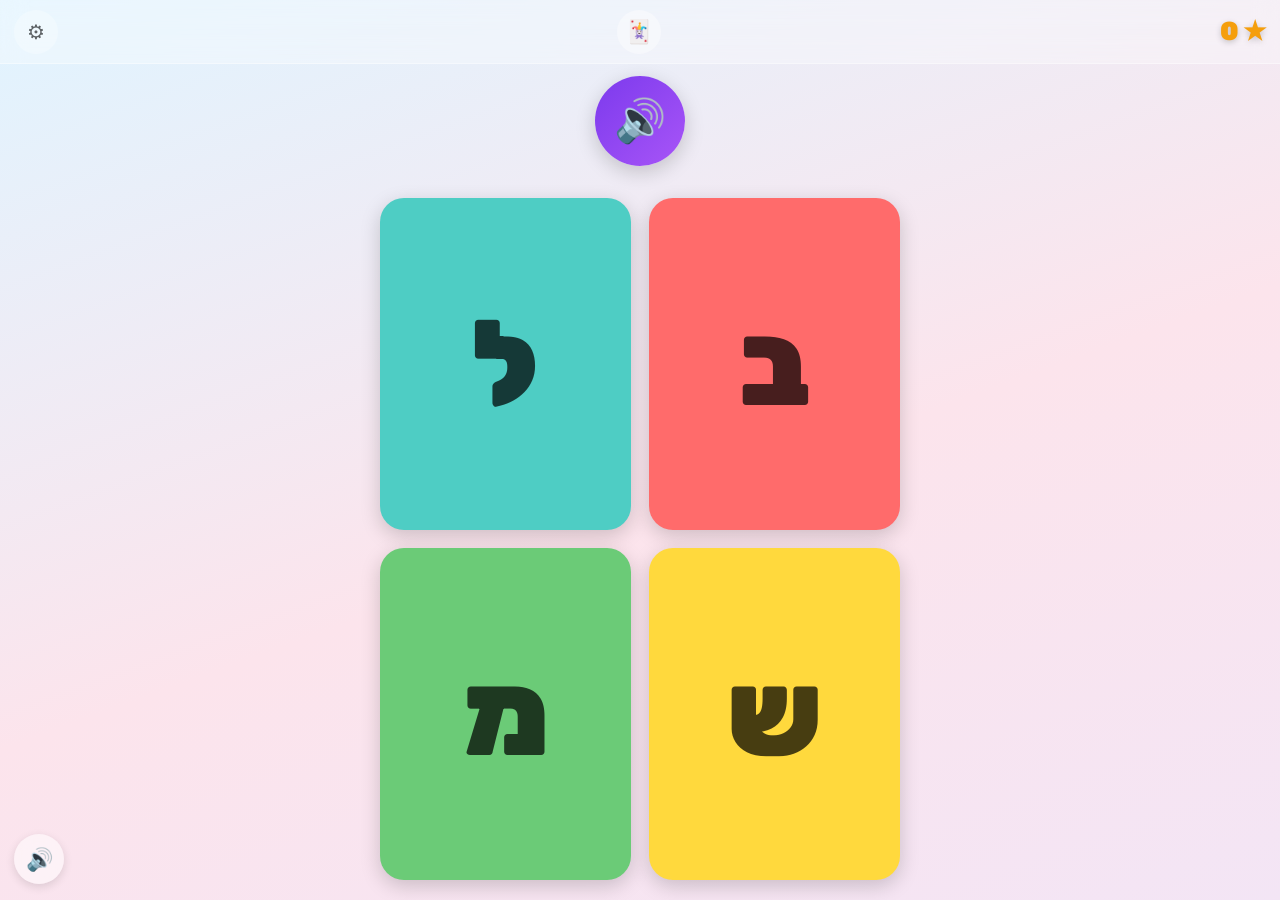
<file: index.html>
<!DOCTYPE html>
<html lang="he" dir="rtl">
<head>
  <meta charset="UTF-8">
  <meta name="viewport" content="width=device-width, initial-scale=1.0, user-scalable=no">
  <meta name="apple-mobile-web-app-capable" content="yes">
  <meta name="apple-mobile-web-app-status-bar-style" content="black-translucent">
  <meta name="theme-color" content="#a78bfa">
  <meta name="description" content="משחק לימוד אותיות עבריות לפעוטות">
  <title>משחק האות</title>
  <link rel="preconnect" href="https://fonts.googleapis.com">
  <link rel="preconnect" href="https://fonts.gstatic.com" crossorigin>
  <link href="https://fonts.googleapis.com/css2?family=Rubik:wght@400;700;900&display=swap" rel="stylesheet">
  <link rel="stylesheet" href="style.css">
</head>
<body>

  <!-- ─── Top Bar ──────────────────────────────────────────── -->
  <header id="top-bar">
    <div id="star-counter">
      <span id="star-icon">★</span>
      <span id="star-count">0</span>
    </div>
    <a href="memory.html" id="memory-btn" aria-label="משחק זיכרון">🃏</a>
    <button id="parent-btn" aria-label="הגדרות הורים">⚙</button>
  </header>

  <!-- ─── No-Hebrew-Voice Warning ──────────────────────────── -->
  <div id="voice-warning" hidden role="alert">
    ⚠️ לא נמצא קול עברי במכשיר זה. ניתן להוסיף קול עברי בהגדרות המכשיר.
  </div>

  <!-- ─── Main Game Screen ─────────────────────────────────── -->
  <main id="game-screen">

    <div id="prompt-area">
      <button id="replay-btn" aria-label="השמע שוב">🔊</button>
    </div>

    <div id="cards-grid" role="group" aria-label="בחר את האות הנכונה"></div>

  </main>

  <!-- ─── Celebration Screen (10-star milestone) ───────────── -->
  <div id="celebration-screen" hidden aria-live="assertive">
    <div id="balloon-container" aria-hidden="true"></div>
    <div id="celebration-content">
      <div id="celebration-stars" aria-hidden="true">⭐⭐⭐</div>
      <div id="celebration-text">וואו!<br>עשרה כוכבים!</div>
    </div>
  </div>

  <!-- ─── Parent Math-Gate Modal ───────────────────────────── -->
  <div id="parent-gate" hidden role="dialog" aria-modal="true" aria-labelledby="gate-title">
    <div id="parent-gate-inner">
      <h2 id="gate-title">🔐 שאלה להורה</h2>
      <p id="math-question"></p>
      <input
        type="number"
        id="math-answer"
        inputmode="numeric"
        min="0"
        max="20"
        autocomplete="off"
        aria-label="תשובה"
      >
      <div id="gate-buttons">
        <button id="gate-cancel">ביטול</button>
        <button id="gate-submit">אישור ✓</button>
      </div>
      <p id="gate-error" hidden role="alert">❌ תשובה שגויה, נסה שוב</p>
    </div>
  </div>

  <!-- ─── Parent Dashboard ─────────────────────────────────── -->
  <div id="parent-dashboard" hidden role="dialog" aria-modal="true" aria-labelledby="dashboard-title">
    <div id="dashboard-inner">
      <h2 id="dashboard-title">📊 לוח בקרה להורים</h2>

      <div id="dashboard-controls">
        <button id="btn-reset-progress">🔄 אפס התקדמות</button>
        <button id="btn-reset-stars">⭐ אפס כוכבים</button>
        <button id="btn-unlock-all">🔓 פתח הכל</button>
        <button id="btn-lock-beginner">🔒 נעל למתחילים</button>
      </div>

      <div id="dashboard-toggles">
        <label>
          <input type="checkbox" id="toggle-special-mode">
          <span>מצב אות מיוחדת (כ/ך, מ/ם, נ/ן...)</span>
        </label>
        <label>
          <input type="checkbox" id="toggle-progression">
          <span>פתיחה הדרגתית של אותיות</span>
        </label>
      </div>

      <div id="stats-table-container">
        <table id="stats-table">
          <thead>
            <tr>
              <th>אות</th>
              <th>שם</th>
              <th>✓</th>
              <th>✗</th>
              <th>דיוק</th>
            </tr>
          </thead>
          <tbody id="stats-tbody"></tbody>
        </table>
      </div>

      <button id="dashboard-close">סגור</button>
    </div>
  </div>

  <!-- ─── Confetti Canvas (injected particles) ─────────────── -->
  <canvas id="confetti-canvas" aria-hidden="true"></canvas>

  <!-- ─── Mute Toggle ──────────────────────────────────────── -->
  <button id="mute-btn" aria-label="השתק צלילים">🔊</button>

  <script src="script.js"></script>
</body>
</html>
</file>
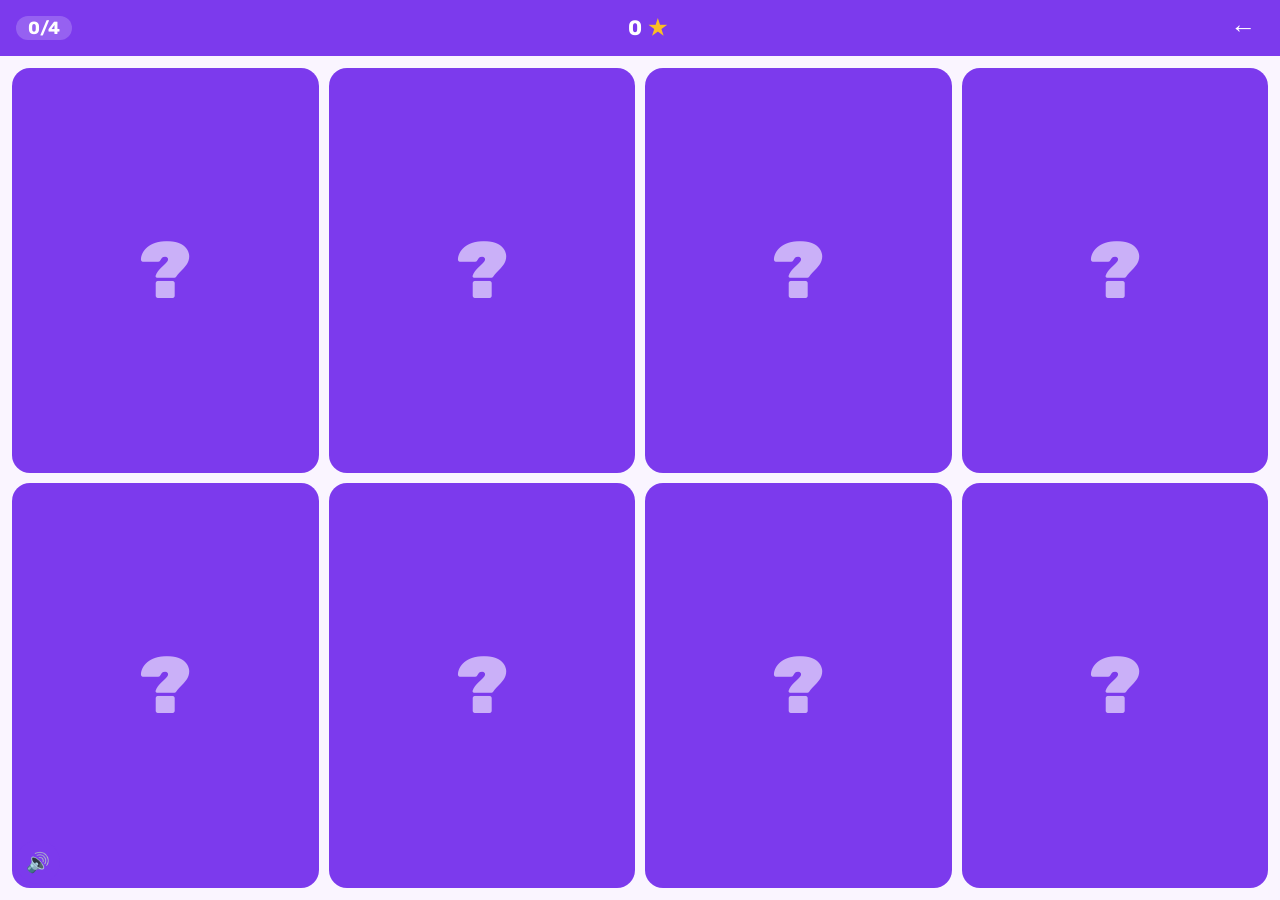
<file: memory.html>
<!DOCTYPE html>
<html lang="he" dir="rtl">
<head>
  <meta charset="UTF-8">
  <meta name="viewport" content="width=device-width, initial-scale=1.0, user-scalable=no">
  <meta name="apple-mobile-web-app-capable" content="yes">
  <meta name="apple-mobile-web-app-status-bar-style" content="black-translucent">
  <meta name="theme-color" content="#a78bfa">
  <title>משחק זיכרון אותיות</title>
  <link rel="preconnect" href="https://fonts.googleapis.com">
  <link rel="preconnect" href="https://fonts.gstatic.com" crossorigin>
  <link href="https://fonts.googleapis.com/css2?family=Rubik:wght@400;700;900&family=Frank+Ruhl+Libre:wght@700;900&display=swap" rel="stylesheet">
  <link rel="stylesheet" href="memory.css">
</head>
<body>

  <header id="top-bar">
    <a href="index.html" id="back-btn" aria-label="חזרה למשחק האות">←</a>
    <div id="star-counter">
      <span id="star-icon">★</span>
      <span id="star-count">0</span>
    </div>
    <div id="pairs-counter">
      <span id="pairs-found">0</span><span>/4</span>
    </div>
  </header>

  <main id="game-screen">
    <div id="cards-grid" role="group" aria-label="קלפי זיכרון"></div>
  </main>

  <!-- Celebration Screen -->
  <div id="celebration-screen" hidden aria-live="assertive">
    <div id="balloon-container" aria-hidden="true"></div>
    <div id="celebration-content">
      <div id="celebration-stars" aria-hidden="true">⭐⭐⭐</div>
      <div id="celebration-text">כל הכבוד!<br>מצאת את כל הזוגות!</div>
    </div>
  </div>

  <canvas id="confetti-canvas" aria-hidden="true"></canvas>
  <button id="mute-btn" aria-label="השתק צלילים">🔊</button>

  <script src="memory.js"></script>
</body>
</html>
</file>
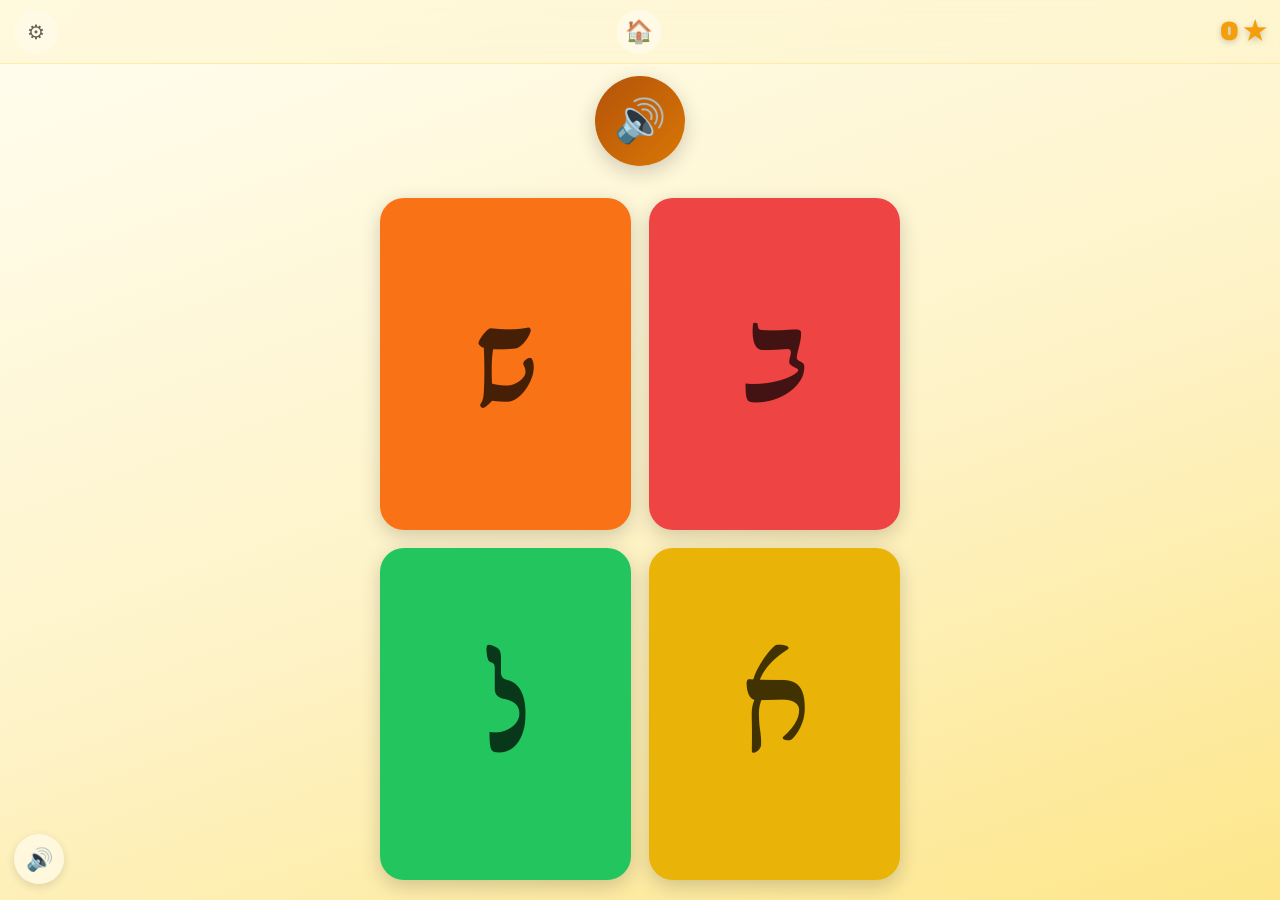
<file: rashi.html>
<!DOCTYPE html>
<html lang="he" dir="rtl">
<head>
  <meta charset="UTF-8">
  <meta name="viewport" content="width=device-width, initial-scale=1.0, user-scalable=no">
  <meta name="apple-mobile-web-app-capable" content="yes">
  <meta name="apple-mobile-web-app-status-bar-style" content="black-translucent">
  <meta name="theme-color" content="#b45309">
  <meta name="description" content="משחק לימוד כתב רש״י לילדים">
  <title>משחק כתב רש״י</title>
  <link rel="preconnect" href="https://fonts.googleapis.com">
  <link rel="preconnect" href="https://fonts.gstatic.com" crossorigin>
  <link href="https://fonts.googleapis.com/css2?family=Rubik:wght@400;700;900&display=swap" rel="stylesheet">
  <link rel="stylesheet" href="rashi.css">
</head>
<body>

  <!-- ─── Top Bar ──────────────────────────────────────────── -->
  <header id="top-bar">
    <div id="star-counter">
      <span id="star-icon">★</span>
      <span id="star-count">0</span>
    </div>
    <a href="index.html" id="home-btn" aria-label="חזרה למשחק הראשי">🏠</a>
    <button id="parent-btn" aria-label="הגדרות הורים">⚙</button>
  </header>

  <!-- ─── No-Hebrew-Voice Warning ──────────────────────────── -->
  <div id="voice-warning" hidden role="alert">
    ⚠️ לא נמצא קול עברי במכשיר זה. ניתן להוסיף קול עברי בהגדרות המכשיר.
  </div>

  <!-- ─── Main Game Screen ─────────────────────────────────── -->
  <main id="game-screen">
    <div id="prompt-area">
      <button id="replay-btn" aria-label="השמע שוב">🔊</button>
    </div>
    <div id="cards-grid" role="group" aria-label="בחר את האות הנכונה"></div>
  </main>

  <!-- ─── Celebration Screen ───────────────────────────────── -->
  <div id="celebration-screen" hidden aria-live="assertive">
    <div id="balloon-container" aria-hidden="true"></div>
    <div id="celebration-content">
      <div id="celebration-stars" aria-hidden="true">⭐⭐⭐</div>
      <div id="celebration-text">וואו!<br>עשרה כוכבים!</div>
    </div>
  </div>

  <!-- ─── Parent Math-Gate Modal ───────────────────────────── -->
  <div id="parent-gate" hidden role="dialog" aria-modal="true" aria-labelledby="gate-title">
    <div id="parent-gate-inner">
      <h2 id="gate-title">🔐 שאלה להורה</h2>
      <p id="math-question"></p>
      <input
        type="number"
        id="math-answer"
        inputmode="numeric"
        min="0"
        max="20"
        autocomplete="off"
        aria-label="תשובה"
      >
      <div id="gate-buttons">
        <button id="gate-cancel">ביטול</button>
        <button id="gate-submit">אישור ✓</button>
      </div>
      <p id="gate-error" hidden role="alert">❌ תשובה שגויה, נסה שוב</p>
    </div>
  </div>

  <!-- ─── Parent Dashboard ─────────────────────────────────── -->
  <div id="parent-dashboard" hidden role="dialog" aria-modal="true" aria-labelledby="dashboard-title">
    <div id="dashboard-inner">
      <h2 id="dashboard-title">📊 לוח בקרה להורים</h2>

      <div id="dashboard-controls">
        <button id="btn-reset-progress">🔄 אפס התקדמות</button>
        <button id="btn-reset-stars">⭐ אפס כוכבים</button>
        <button id="btn-unlock-all">🔓 פתח הכל</button>
        <button id="btn-lock-beginner">🔒 נעל למתחילים</button>
      </div>

      <div id="dashboard-toggles">
        <label>
          <input type="checkbox" id="toggle-special-mode">
          <span>מצב אות מיוחדת (כ/ך, מ/ם, נ/ן...)</span>
        </label>
        <label>
          <input type="checkbox" id="toggle-progression">
          <span>פתיחה הדרגתית של אותיות</span>
        </label>
      </div>

      <div id="stats-table-container">
        <table id="stats-table">
          <thead>
            <tr>
              <th>אות</th>
              <th>שם</th>
              <th>✓</th>
              <th>✗</th>
              <th>דיוק</th>
            </tr>
          </thead>
          <tbody id="stats-tbody"></tbody>
        </table>
      </div>

      <button id="dashboard-close">סגור</button>
    </div>
  </div>

  <!-- ─── Confetti Canvas ───────────────────────────────────── -->
  <canvas id="confetti-canvas" aria-hidden="true"></canvas>

  <!-- ─── Mute Toggle ──────────────────────────────────────── -->
  <button id="mute-btn" aria-label="השתק צלילים">🔊</button>

  <script src="rashi.js"></script>
</body>
</html>
</file>
<file: style.css>
/* ============================================================
   RESET & BASE
   ============================================================ */

[hidden] { display: none !important; }

*, *::before, *::after {
  box-sizing: border-box;
  margin: 0;
  padding: 0;
}

:root {
  --top-bar-h: 64px;
  --card-min-h: 130px;
  --letter-sz: clamp(72px, 18vw, 110px);
  --gap: 14px;
  --radius-card: 24px;
  --radius-btn: 50px;
  --shadow: 0 6px 20px rgba(0, 0, 0, 0.18);
  --shadow-sm: 0 3px 10px rgba(0, 0, 0, 0.12);
  --color-ok: #4caf50;
  --color-bad: #ff6b6b;
  --bg: linear-gradient(160deg, #e0f4ff 0%, #fce4ec 55%, #f3e5f5 100%);
  --card-1: #ff6b6b;
  --card-2: #4ecdc4;
  --card-3: #ffd93d;
  --card-4: #6bcb77;
}

html {
  height: 100%;
}

body {
  font-family: 'Rubik', 'Arial Hebrew', 'David', Arial, sans-serif;
  direction: rtl;
  background: var(--bg);
  min-height: 100vh;
  min-height: 100dvh;
  overflow: hidden;
  user-select: none;
  -webkit-user-select: none;
  touch-action: manipulation;
  -webkit-tap-highlight-color: transparent;
}

button {
  font-family: inherit;
  cursor: pointer;
}

/* ============================================================
   TOP BAR
   ============================================================ */

#top-bar {
  position: fixed;
  inset-inline: 0;
  top: 0;
  height: var(--top-bar-h);
  display: flex;
  align-items: center;
  justify-content: space-between;
  padding: 0 14px;
  background: rgba(255, 255, 255, 0.30);
  backdrop-filter: blur(12px);
  -webkit-backdrop-filter: blur(12px);
  z-index: 100;
  border-bottom: 1px solid rgba(255, 255, 255, 0.4);
}

#star-counter {
  display: flex;
  align-items: center;
  gap: 4px;
  font-size: 26px;
  font-weight: 900;
  color: #f59e0b;
  text-shadow: 0 2px 6px rgba(0, 0, 0, 0.2);
}

#star-counter.star-pop {
  animation: star-pop 0.45s cubic-bezier(0.36, 0.07, 0.19, 0.97) both;
}

#progress-indicator {
  font-size: 15px;
  font-weight: 700;
  color: rgba(80, 40, 120, 0.85);
  background: rgba(255, 255, 255, 0.55);
  padding: 4px 12px;
  border-radius: 20px;
  letter-spacing: 0.5px;
}

#parent-btn {
  width: 44px;
  height: 44px;
  background: rgba(255, 255, 255, 0.45);
  border: none;
  border-radius: 50%;
  font-size: 20px;
  display: flex;
  align-items: center;
  justify-content: center;
  opacity: 0.6;
  transition: opacity 0.2s;
}

#parent-btn:active { opacity: 1; transform: scale(0.92); }

#rashi-btn,
#memory-btn {
  width: 44px;
  height: 44px;
  background: rgba(255, 255, 255, 0.45);
  border-radius: 50%;
  display: flex;
  align-items: center;
  justify-content: center;
  font-size: 1.4rem;
  text-decoration: none;
  opacity: 0.85;
  transition: opacity 0.2s;
}
#rashi-btn:active,
#memory-btn:active { opacity: 1; transform: scale(0.92); }

/* ============================================================
   VOICE WARNING BANNER
   ============================================================ */

#voice-warning {
  position: fixed;
  top: var(--top-bar-h);
  inset-inline: 0;
  background: #fef3c7;
  color: #92400e;
  font-size: 13px;
  font-weight: 600;
  padding: 8px 16px;
  text-align: center;
  z-index: 90;
  border-bottom: 1px solid #fde68a;
}

/* ============================================================
   GAME SCREEN
   ============================================================ */

#game-screen {
  position: fixed;
  top: var(--top-bar-h);
  inset-inline: 0;
  bottom: 0;
  display: flex;
  flex-direction: column;
  align-items: center;
  justify-content: space-evenly;
  padding: 12px 14px 20px;
  gap: 12px;
  overflow: hidden;
}

/* ── Prompt / Replay Area ── */

#prompt-area {
  display: flex;
  flex-direction: column;
  align-items: center;
  gap: 10px;
  flex-shrink: 0;
}

#replay-btn {
  width: 80px;
  height: 80px;
  border-radius: 50%;
  border: none;
  background: linear-gradient(135deg, #7c3aed, #a855f7);
  color: white;
  font-size: 38px;
  box-shadow: var(--shadow);
  display: flex;
  align-items: center;
  justify-content: center;
  transition: transform 0.12s, box-shadow 0.12s;
}

#replay-btn:active {
  transform: scale(0.90);
  box-shadow: var(--shadow-sm);
}

/* ── Cards Grid ── */

#cards-grid {
  display: grid;
  grid-template-columns: 1fr 1fr;
  grid-template-rows: 1fr 1fr;
  gap: var(--gap);
  width: 100%;
  max-width: 460px;
  flex: 1;
  min-height: 0;
}

/* ── Letter Cards ── */

.letter-card {
  background: var(--card-color, #4ecdc4);
  border: none;
  border-radius: var(--radius-card);
  font-size: var(--letter-sz);
  font-weight: 900;
  color: rgba(0, 0, 0, 0.72);
  box-shadow: var(--shadow);
  display: flex;
  align-items: center;
  justify-content: center;
  min-height: var(--card-min-h);
  transition: transform 0.1s, box-shadow 0.1s;
  animation: card-enter 0.38s cubic-bezier(0.34, 1.56, 0.64, 1) both;
  animation-delay: var(--delay, 0s);
  position: relative;
  overflow: hidden;
  -webkit-tap-highlight-color: transparent;
}

.letter-card:active {
  transform: scale(0.92);
  box-shadow: var(--shadow-sm);
}

/* Ripple overlay on tap */
.letter-card::after {
  content: '';
  position: absolute;
  inset: 0;
  background: rgba(255, 255, 255, 0);
  border-radius: inherit;
  transition: background 0.15s;
}
.letter-card:active::after {
  background: rgba(255, 255, 255, 0.25);
}

/* Correct State */
.letter-card.correct {
  animation: correct-pulse 0.55s ease forwards !important;
  background: var(--color-ok) !important;
  color: white !important;
  box-shadow: 0 0 0 4px rgba(76, 175, 80, 0.5), var(--shadow) !important;
}

/* Wrong State */
.letter-card.wrong {
  animation: wrong-shake 0.42s ease !important;
}

/* Locked — cards inactive while audio plays */
#cards-grid.locked .letter-card {
  opacity: 0.45;
  pointer-events: none;
  cursor: default;
}

/* ============================================================
   MUTE BUTTON
   ============================================================ */

#mute-btn {
  position: fixed;
  bottom: 16px;
  left: 14px;
  width: 50px;
  height: 50px;
  border-radius: 50%;
  border: none;
  background: rgba(255, 255, 255, 0.50);
  backdrop-filter: blur(8px);
  font-size: 22px;
  display: flex;
  align-items: center;
  justify-content: center;
  z-index: 50;
  box-shadow: var(--shadow-sm);
  transition: transform 0.1s;
}

#mute-btn:active { transform: scale(0.88); }

/* ============================================================
   CONFETTI CANVAS
   ============================================================ */

#confetti-canvas {
  position: fixed;
  inset: 0;
  width: 100%;
  height: 100%;
  pointer-events: none;
  z-index: 200;
  display: none;
}

/* ============================================================
   CELEBRATION SCREEN
   ============================================================ */

#celebration-screen {
  position: fixed;
  inset: 0;
  background: linear-gradient(135deg, #f093fb 0%, #f5576c 100%);
  display: flex;
  flex-direction: column;
  align-items: center;
  justify-content: center;
  z-index: 150;
  overflow: hidden;
}

#celebration-content {
  position: relative;
  z-index: 2;
  text-align: center;
  animation: celebration-pop 0.5s cubic-bezier(0.34, 1.56, 0.64, 1) both;
}

#celebration-stars {
  font-size: 64px;
  animation: bounce 0.65s ease-in-out infinite alternate;
  margin-bottom: 16px;
  line-height: 1;
}

#celebration-text {
  font-size: clamp(36px, 8.5vw, 68px);
  font-weight: 900;
  color: white;
  text-shadow: 0 4px 14px rgba(0, 0, 0, 0.25);
  line-height: 1.25;
}

/* ── Balloons ── */

#balloon-container {
  position: absolute;
  inset: 0;
  pointer-events: none;
  z-index: 1;
}

.balloon {
  position: absolute;
  bottom: -130px;
  left: var(--bx);
  width: 56px;
  height: 70px;
  background: var(--bc);
  border-radius: 50% 50% 50% 50% / 60% 60% 40% 40%;
  animation: balloon-rise 3.8s ease-in var(--bd) forwards;
  opacity: 0.92;
}

.balloon::before {
  content: '';
  position: absolute;
  bottom: -1px;
  left: 50%;
  transform: translateX(-50%);
  width: 0;
  height: 0;
  border-left: 7px solid transparent;
  border-right: 7px solid transparent;
  border-top: 12px solid var(--bc);
}

.balloon::after {
  content: '';
  position: absolute;
  bottom: -22px;
  left: 50%;
  transform: translateX(-50%);
  width: 2px;
  height: 22px;
  background: rgba(0, 0, 0, 0.28);
}

/* ============================================================
   PARENT GATE MODAL
   ============================================================ */

#parent-gate {
  position: fixed;
  inset: 0;
  background: rgba(0, 0, 0, 0.60);
  display: flex;
  align-items: center;
  justify-content: center;
  z-index: 300;
  padding: 20px;
}

#parent-gate-inner {
  background: white;
  border-radius: 28px;
  padding: 32px 28px;
  width: 100%;
  max-width: 360px;
  text-align: center;
  box-shadow: 0 24px 64px rgba(0, 0, 0, 0.35);
  animation: modal-in 0.3s cubic-bezier(0.34, 1.56, 0.64, 1);
}

#parent-gate-inner h2 {
  font-size: 22px;
  font-weight: 900;
  color: #3730a3;
  margin-bottom: 18px;
}

#math-question {
  font-size: 44px;
  font-weight: 900;
  color: #7c3aed;
  margin-bottom: 18px;
  letter-spacing: 2px;
}

#math-answer {
  width: 110px;
  height: 58px;
  font-size: 30px;
  font-weight: 700;
  font-family: inherit;
  text-align: center;
  border: 3px solid #a78bfa;
  border-radius: 14px;
  outline: none;
  margin-bottom: 18px;
  transition: border-color 0.2s;
}

#math-answer:focus { border-color: #7c3aed; }

#gate-buttons {
  display: flex;
  gap: 12px;
  justify-content: center;
}

#gate-cancel, #gate-submit {
  padding: 12px 24px;
  border-radius: 14px;
  border: none;
  font-size: 16px;
  font-weight: 700;
  font-family: inherit;
  transition: transform 0.1s, opacity 0.1s;
}

#gate-cancel {
  background: #f1f5f9;
  color: #64748b;
}

#gate-submit {
  background: linear-gradient(135deg, #7c3aed, #a855f7);
  color: white;
  box-shadow: 0 4px 12px rgba(124, 58, 237, 0.4);
}

#gate-cancel:active, #gate-submit:active { transform: scale(0.93); }

#gate-error {
  color: #dc2626;
  font-size: 14px;
  font-weight: 600;
  margin-top: 12px;
}

/* ============================================================
   PARENT DASHBOARD
   ============================================================ */

#parent-dashboard {
  position: fixed;
  inset: 0;
  background: rgba(0, 0, 0, 0.65);
  display: flex;
  align-items: flex-start;
  justify-content: center;
  z-index: 300;
  overflow-y: auto;
  padding: 16px;
  -webkit-overflow-scrolling: touch;
}

#dashboard-inner {
  background: white;
  border-radius: 28px;
  padding: 24px 20px;
  width: 100%;
  max-width: 520px;
  margin: auto;
  animation: modal-in 0.3s cubic-bezier(0.34, 1.56, 0.64, 1);
}

#dashboard-inner h2 {
  font-size: 22px;
  font-weight: 900;
  text-align: center;
  color: #3730a3;
  margin-bottom: 20px;
}

#dashboard-controls {
  display: grid;
  grid-template-columns: 1fr 1fr;
  gap: 8px;
  margin-bottom: 18px;
}

#dashboard-controls button {
  padding: 11px 8px;
  border-radius: 12px;
  border: none;
  font-size: 13px;
  font-weight: 700;
  font-family: inherit;
  background: #f1f5f9;
  color: #374151;
  transition: background 0.15s, transform 0.1s;
}

#dashboard-controls button:active {
  background: #e2e8f0;
  transform: scale(0.95);
}

#dashboard-toggles {
  display: flex;
  flex-direction: column;
  gap: 12px;
  background: #f8fafc;
  border-radius: 14px;
  padding: 16px;
  margin-bottom: 18px;
}

#dashboard-toggles label {
  display: flex;
  align-items: center;
  gap: 10px;
  font-size: 14px;
  font-weight: 600;
  color: #374151;
  cursor: pointer;
}

#dashboard-toggles input[type="checkbox"] {
  width: 20px;
  height: 20px;
  accent-color: #7c3aed;
  cursor: pointer;
  flex-shrink: 0;
}

#stats-table-container {
  overflow-x: auto;
  border-radius: 14px;
  border: 1px solid #e5e7eb;
  margin-bottom: 18px;
}

#stats-table {
  width: 100%;
  border-collapse: collapse;
  font-size: 15px;
}

#stats-table th {
  background: linear-gradient(135deg, #7c3aed, #a855f7);
  color: white;
  padding: 10px 8px;
  text-align: center;
  font-weight: 700;
  font-size: 13px;
}

#stats-table thead tr th:first-child { border-radius: 14px 0 0 0; }
#stats-table thead tr th:last-child  { border-radius: 0 14px 0 0; }

#stats-table td {
  padding: 9px 8px;
  border-bottom: 1px solid #f1f5f9;
  text-align: center;
  vertical-align: middle;
}

#stats-table tbody tr:last-child td { border-bottom: none; }
#stats-table tbody tr:nth-child(even) td { background: #fafafa; }

.letter-cell {
  font-size: 26px;
  font-weight: 900;
  line-height: 1;
}

.num-cell { font-weight: 700; color: #374151; }
.acc-good { color: #16a34a; font-weight: 800; }
.acc-ok   { color: #d97706; font-weight: 800; }
.acc-bad  { color: #dc2626; font-weight: 800; }
.acc-none { color: #9ca3af; }

#dashboard-close {
  width: 100%;
  padding: 14px;
  border: none;
  border-radius: 14px;
  background: linear-gradient(135deg, #7c3aed, #a855f7);
  color: white;
  font-size: 17px;
  font-weight: 700;
  font-family: inherit;
  box-shadow: 0 4px 12px rgba(124, 58, 237, 0.4);
  transition: transform 0.1s, opacity 0.1s;
}

#dashboard-close:active { transform: scale(0.96); }

/* ============================================================
   UNLOCK NOTIFICATION
   ============================================================ */

.unlock-toast {
  position: fixed;
  top: calc(var(--top-bar-h) + 12px);
  left: 50%;
  transform: translateX(-50%);
  background: linear-gradient(135deg, #10b981, #059669);
  color: white;
  padding: 12px 22px;
  border-radius: 24px;
  font-size: 17px;
  font-weight: 800;
  z-index: 400;
  box-shadow: 0 6px 20px rgba(16, 185, 129, 0.45);
  white-space: nowrap;
  animation: toast-in 0.35s cubic-bezier(0.34, 1.56, 0.64, 1);
  pointer-events: none;
}

.unlock-toast.fade-out {
  opacity: 0;
  transition: opacity 0.5s ease;
}

/* ============================================================
   KEYFRAME ANIMATIONS
   ============================================================ */

@keyframes card-enter {
  from {
    opacity: 0;
    transform: translateY(28px) scale(0.88);
  }
  to {
    opacity: 1;
    transform: translateY(0) scale(1);
  }
}

@keyframes correct-pulse {
  0%   { transform: scale(1);    box-shadow: 0 0 0 0 rgba(76, 175, 80, 0.7); }
  40%  { transform: scale(1.10); box-shadow: 0 0 0 16px rgba(76, 175, 80, 0); }
  70%  { transform: scale(1.06); }
  100% { transform: scale(1.05); }
}

@keyframes wrong-shake {
  0%, 100% { transform: translateX(0); }
  18%      { transform: translateX(-14px) rotate(-2deg); }
  36%      { transform: translateX(14px)  rotate(2deg); }
  54%      { transform: translateX(-9px)  rotate(-1deg); }
  72%      { transform: translateX(9px)   rotate(1deg); }
  90%      { transform: translateX(-4px); }
}

@keyframes star-pop {
  0%   { transform: scale(1); }
  45%  { transform: scale(1.55) rotate(-8deg); }
  70%  { transform: scale(0.90) rotate(4deg); }
  100% { transform: scale(1) rotate(0deg); }
}

@keyframes bounce {
  from { transform: translateY(0) rotate(-3deg); }
  to   { transform: translateY(-18px) rotate(3deg); }
}

@keyframes balloon-rise {
  0%   { transform: translateY(0) rotate(0deg); opacity: 0.9; }
  30%  { transform: translateY(calc(-35vh)) rotate(6deg); }
  60%  { transform: translateY(calc(-70vh)) rotate(-4deg); }
  100% { transform: translateY(calc(-130vh)) rotate(5deg); opacity: 0; }
}

@keyframes celebration-pop {
  from { opacity: 0; transform: scale(0.6); }
  to   { opacity: 1; transform: scale(1); }
}

@keyframes modal-in {
  from { opacity: 0; transform: scale(0.88) translateY(20px); }
  to   { opacity: 1; transform: scale(1) translateY(0); }
}

@keyframes toast-in {
  from { opacity: 0; transform: translateX(-50%) translateY(-14px); }
  to   { opacity: 1; transform: translateX(-50%) translateY(0); }
}

/* ============================================================
   RESPONSIVE — LANDSCAPE (short height)
   ============================================================ */

@media (orientation: landscape) and (max-height: 520px) {
  :root {
    --top-bar-h: 50px;
    --card-min-h: 90px;
    --letter-sz: clamp(52px, 10vw, 80px);
    --gap: 10px;
  }

  #replay-btn {
    width: 60px;
    height: 60px;
    font-size: 28px;
  }

  #cards-grid {
    max-width: 580px;
  }

  #celebration-stars { font-size: 44px; }
  #celebration-text  { font-size: clamp(26px, 6vw, 44px); }
}

/* ============================================================
   RESPONSIVE — WIDE (tablet / desktop)
   ============================================================ */

@media (min-width: 600px) {
  :root {
    --card-min-h: 150px;
    --letter-sz: clamp(88px, 10vw, 120px);
    --gap: 18px;
  }

  #cards-grid { max-width: 520px; }
  #replay-btn { width: 90px; height: 90px; font-size: 42px; }
}

@media (min-width: 900px) {
  #game-screen { justify-content: center; gap: 32px; }
}
</file>
<file: memory.css>
/* ── Reset & Base ──────────────────────────────────────── */
*, *::before, *::after { box-sizing: border-box; margin: 0; padding: 0; }

:root {
  --purple:    #a78bfa;
  --purple-dk: #7c3aed;
  --bg:        #faf5ff;
  --card-back: #7c3aed;
  --card-front:#ffffff;
  --matched:   #4ade80;
  --matched-dk:#16a34a;
  --radius:    18px;
  --top-h:     56px;
}

html, body {
  height: 100%;
  overflow: hidden;
  background: var(--bg);
  font-family: 'Rubik', sans-serif;
  touch-action: manipulation;
}

/* ── Top Bar ───────────────────────────────────────────── */
#top-bar {
  position: fixed;
  top: 0; left: 0; right: 0;
  height: var(--top-h);
  background: var(--purple-dk);
  color: #fff;
  display: flex;
  align-items: center;
  justify-content: space-between;
  padding: 0 16px;
  z-index: 100;
}

#back-btn {
  color: #fff;
  text-decoration: none;
  font-size: 1.6rem;
  line-height: 1;
  padding: 4px 8px;
}

#star-counter {
  display: flex;
  align-items: center;
  gap: 6px;
  font-size: 1.3rem;
  font-weight: 700;
}

#star-icon { color: #fbbf24; }

#pairs-counter {
  font-size: 1.1rem;
  font-weight: 700;
  background: rgba(255,255,255,0.2);
  border-radius: 20px;
  padding: 2px 12px;
}

/* ── Game Screen ───────────────────────────────────────── */
#game-screen {
  position: fixed;
  top: var(--top-h);
  bottom: 0;
  left: 0; right: 0;
  display: flex;
  align-items: center;
  justify-content: center;
  padding: 12px;
}

/* ── Cards Grid ────────────────────────────────────────── */
#cards-grid {
  display: grid;
  grid-template-columns: repeat(2, 1fr);
  grid-template-rows: repeat(4, 1fr);
  gap: 10px;
  width: 100%;
  max-width: 420px;
  height: calc(100dvh - var(--top-h) - 24px);
}

/* ── Card ──────────────────────────────────────────────── */
.card {
  perspective: 800px;
  cursor: pointer;
  -webkit-tap-highlight-color: transparent;
}

.card-inner {
  position: relative;
  width: 100%;
  height: 100%;
  transition: transform 0.45s cubic-bezier(.4,0,.2,1);
  transform-style: preserve-3d;
}

.card.flipped .card-inner,
.card.matched .card-inner {
  transform: rotateY(180deg);
}

.card-face {
  position: absolute;
  inset: 0;
  border-radius: var(--radius);
  display: flex;
  align-items: center;
  justify-content: center;
  backface-visibility: hidden;
  -webkit-backface-visibility: hidden;
  user-select: none;
}

/* Back face */
.card-back {
  background: var(--card-back);
  font-size: clamp(2.5rem, 12vw, 5rem);
}

.card-back::after {
  content: '?';
  color: rgba(255,255,255,0.6);
  font-weight: 900;
}

/* Front face */
.card-front {
  background: var(--card-front);
  transform: rotateY(180deg);
  font-size: clamp(3rem, 16vw, 6rem);
  font-weight: 900;
  color: var(--purple-dk);
  box-shadow: 0 4px 16px rgba(0,0,0,0.12);
  border: 3px solid #e9d5ff;
}

.card-front.font-rubik      { font-family: 'Rubik', sans-serif; }
.card-front.font-frank-ruhl { font-family: 'Frank Ruhl Libre', serif; }

/* Matched state */
.card.matched .card-front {
  background: var(--matched);
  border-color: var(--matched-dk);
  color: #fff;
}

/* Wrong flash */
@keyframes wrong-shake {
  0%,100% { transform: rotateY(180deg) translateX(0); }
  25%      { transform: rotateY(180deg) translateX(-6px); }
  75%      { transform: rotateY(180deg) translateX(6px); }
}
.card.wrong .card-inner { animation: wrong-shake 0.35s ease; }

/* Card entrance */
@keyframes card-enter {
  from { opacity: 0; transform: scale(0.75); }
  to   { opacity: 1; transform: scale(1); }
}
.card { animation: card-enter 0.3s ease both; }

/* ── Celebration ───────────────────────────────────────── */
#celebration-screen {
  position: fixed;
  inset: 0;
  background: rgba(124,58,237,0.92);
  display: flex;
  flex-direction: column;
  align-items: center;
  justify-content: center;
  z-index: 200;
}
#celebration-screen[hidden] { display: none; }

#celebration-content {
  text-align: center;
  color: #fff;
}
#celebration-stars { font-size: 2.5rem; margin-bottom: 16px; }
#celebration-text  { font-size: clamp(1.6rem, 6vw, 2.4rem); font-weight: 900; line-height: 1.3; }

#balloon-container {
  position: fixed;
  inset: 0;
  pointer-events: none;
  z-index: 190;
}
.balloon {
  position: absolute;
  bottom: -80px;
  font-size: 3rem;
  animation: balloon-rise 3.5s ease-in forwards;
}
@keyframes balloon-rise {
  to { transform: translateY(-110vh) rotate(15deg); opacity: 0; }
}

/* ── Confetti Canvas ───────────────────────────────────── */
#confetti-canvas {
  position: fixed;
  inset: 0;
  pointer-events: none;
  z-index: 150;
}

/* ── Mute Button ───────────────────────────────────────── */
#mute-btn {
  position: fixed;
  bottom: 16px;
  left: 16px;
  width: 44px;
  height: 44px;
  border-radius: 50%;
  border: none;
  background: var(--purple-dk);
  color: #fff;
  font-size: 1.2rem;
  cursor: pointer;
  z-index: 100;
  display: flex;
  align-items: center;
  justify-content: center;
}

/* ── Landscape ─────────────────────────────────────────── */
@media (orientation: landscape) {
  #cards-grid {
    grid-template-columns: repeat(4, 1fr);
    grid-template-rows: repeat(2, 1fr);
    height: 100%;
    max-width: none;
  }
}
</file>
<file: rashi.css>
/* ── Noto Rashi Hebrew font (self-hosted) ───────────────── */

@font-face {
  font-family: 'Noto Rashi Hebrew';
  src: url('assets/fonts/noto-rashi-hebrew-variable.woff2') format('woff2-variations');
  font-weight: 100 900;
  font-style: normal;
  font-display: swap;
}

@font-face {
  font-family: 'Noto Rashi Hebrew';
  src: url('assets/fonts/noto-rashi-hebrew-400.woff2') format('woff2');
  font-weight: 400;
  font-style: normal;
  font-display: swap;
}

@font-face {
  font-family: 'Noto Rashi Hebrew';
  src: url('assets/fonts/noto-rashi-hebrew-700.woff2') format('woff2');
  font-weight: 700;
  font-style: normal;
  font-display: swap;
}

/* ============================================================
   RESET & BASE
   ============================================================ */

[hidden] { display: none !important; }

*, *::before, *::after {
  box-sizing: border-box;
  margin: 0;
  padding: 0;
}

:root {
  --top-bar-h: 64px;
  --card-min-h: 130px;
  --letter-sz: clamp(72px, 18vw, 110px);
  --gap: 14px;
  --radius-card: 24px;
  --radius-btn: 50px;
  --shadow: 0 6px 20px rgba(0, 0, 0, 0.18);
  --shadow-sm: 0 3px 10px rgba(0, 0, 0, 0.12);
  --color-ok: #4caf50;
  --color-bad: #ff6b6b;
  --bg: linear-gradient(160deg, #fffdf0 0%, #fef3c7 55%, #fde68a 100%);
  --card-1: #ef4444;
  --card-2: #f97316;
  --card-3: #eab308;
  --card-4: #22c55e;
  --amber:    #b45309;
  --amber-lt: #d97706;
}

html {
  height: 100%;
}

body {
  font-family: 'Rubik', 'Arial Hebrew', 'David', Arial, sans-serif;
  direction: rtl;
  background: var(--bg);
  min-height: 100vh;
  min-height: 100dvh;
  overflow: hidden;
  user-select: none;
  -webkit-user-select: none;
  touch-action: manipulation;
  -webkit-tap-highlight-color: transparent;
}

button {
  font-family: inherit;
  cursor: pointer;
}

/* ============================================================
   TOP BAR
   ============================================================ */

#top-bar {
  position: fixed;
  inset-inline: 0;
  top: 0;
  height: var(--top-bar-h);
  display: flex;
  align-items: center;
  justify-content: space-between;
  padding: 0 14px;
  background: rgba(254, 243, 199, 0.45);
  backdrop-filter: blur(12px);
  -webkit-backdrop-filter: blur(12px);
  z-index: 100;
  border-bottom: 1px solid rgba(253, 230, 138, 0.6);
}

#star-counter {
  display: flex;
  align-items: center;
  gap: 4px;
  font-size: 26px;
  font-weight: 900;
  color: #f59e0b;
  text-shadow: 0 2px 6px rgba(0, 0, 0, 0.2);
}

#star-counter.star-pop {
  animation: star-pop 0.45s cubic-bezier(0.36, 0.07, 0.19, 0.97) both;
}

#parent-btn {
  width: 44px;
  height: 44px;
  background: rgba(255, 255, 255, 0.45);
  border: none;
  border-radius: 50%;
  font-size: 20px;
  display: flex;
  align-items: center;
  justify-content: center;
  opacity: 0.6;
  transition: opacity 0.2s;
}

#parent-btn:active { opacity: 1; transform: scale(0.92); }

#home-btn {
  width: 44px;
  height: 44px;
  background: rgba(255, 255, 255, 0.45);
  border-radius: 50%;
  display: flex;
  align-items: center;
  justify-content: center;
  font-size: 1.4rem;
  text-decoration: none;
  opacity: 0.85;
  transition: opacity 0.2s;
}

#home-btn:active { opacity: 1; transform: scale(0.92); }

/* ============================================================
   VOICE WARNING BANNER
   ============================================================ */

#voice-warning {
  position: fixed;
  top: var(--top-bar-h);
  inset-inline: 0;
  background: #fef3c7;
  color: #92400e;
  font-size: 13px;
  font-weight: 600;
  padding: 8px 16px;
  text-align: center;
  z-index: 90;
  border-bottom: 1px solid #fde68a;
}

/* ============================================================
   GAME SCREEN
   ============================================================ */

#game-screen {
  position: fixed;
  top: var(--top-bar-h);
  inset-inline: 0;
  bottom: 0;
  display: flex;
  flex-direction: column;
  align-items: center;
  justify-content: space-evenly;
  padding: 12px 14px 20px;
  gap: 12px;
  overflow: hidden;
}

/* ── Prompt / Replay Area ── */

#prompt-area {
  display: flex;
  flex-direction: column;
  align-items: center;
  gap: 10px;
  flex-shrink: 0;
}

#replay-btn {
  width: 80px;
  height: 80px;
  border-radius: 50%;
  border: none;
  background: linear-gradient(135deg, #b45309, #d97706);
  color: white;
  font-size: 38px;
  box-shadow: var(--shadow);
  display: flex;
  align-items: center;
  justify-content: center;
  transition: transform 0.12s, box-shadow 0.12s;
}

#replay-btn:active {
  transform: scale(0.90);
  box-shadow: var(--shadow-sm);
}

/* ── Cards Grid ── */

#cards-grid {
  display: grid;
  grid-template-columns: 1fr 1fr;
  grid-template-rows: 1fr 1fr;
  gap: var(--gap);
  width: 100%;
  max-width: 460px;
  flex: 1;
  min-height: 0;
}

/* ── Letter Cards ── */

.letter-card {
  background: var(--card-color, #4ecdc4);
  border: none;
  border-radius: var(--radius-card);
  font-size: var(--letter-sz);
  font-weight: 700;
  font-family: 'Noto Rashi Hebrew', 'Arial Hebrew', serif;
  color: rgba(0, 0, 0, 0.72);
  box-shadow: var(--shadow);
  display: flex;
  align-items: center;
  justify-content: center;
  min-height: var(--card-min-h);
  transition: transform 0.1s, box-shadow 0.1s;
  animation: card-enter 0.38s cubic-bezier(0.34, 1.56, 0.64, 1) both;
  animation-delay: var(--delay, 0s);
  position: relative;
  overflow: hidden;
  -webkit-tap-highlight-color: transparent;
}

.letter-card:active {
  transform: scale(0.92);
  box-shadow: var(--shadow-sm);
}

/* Ripple overlay on tap */
.letter-card::after {
  content: '';
  position: absolute;
  inset: 0;
  background: rgba(255, 255, 255, 0);
  border-radius: inherit;
  transition: background 0.15s;
}
.letter-card:active::after {
  background: rgba(255, 255, 255, 0.25);
}

/* Correct State */
.letter-card.correct {
  animation: correct-pulse 0.55s ease forwards !important;
  background: var(--color-ok) !important;
  color: white !important;
  box-shadow: 0 0 0 4px rgba(76, 175, 80, 0.5), var(--shadow) !important;
}

/* Wrong State */
.letter-card.wrong {
  animation: wrong-shake 0.42s ease !important;
}

/* Locked — cards inactive while audio plays */
#cards-grid.locked .letter-card {
  opacity: 0.45;
  pointer-events: none;
  cursor: default;
}

/* ============================================================
   MUTE BUTTON
   ============================================================ */

#mute-btn {
  position: fixed;
  bottom: 16px;
  left: 14px;
  width: 50px;
  height: 50px;
  border-radius: 50%;
  border: none;
  background: rgba(255, 255, 255, 0.50);
  backdrop-filter: blur(8px);
  font-size: 22px;
  display: flex;
  align-items: center;
  justify-content: center;
  z-index: 50;
  box-shadow: var(--shadow-sm);
  transition: transform 0.1s;
}

#mute-btn:active { transform: scale(0.88); }

/* ============================================================
   CONFETTI CANVAS
   ============================================================ */

#confetti-canvas {
  position: fixed;
  inset: 0;
  width: 100%;
  height: 100%;
  pointer-events: none;
  z-index: 200;
  display: none;
}

/* ============================================================
   CELEBRATION SCREEN
   ============================================================ */

#celebration-screen {
  position: fixed;
  inset: 0;
  background: linear-gradient(135deg, #f59e0b 0%, #b45309 100%);
  display: flex;
  flex-direction: column;
  align-items: center;
  justify-content: center;
  z-index: 150;
  overflow: hidden;
}

#celebration-content {
  position: relative;
  z-index: 2;
  text-align: center;
  animation: celebration-pop 0.5s cubic-bezier(0.34, 1.56, 0.64, 1) both;
}

#celebration-stars {
  font-size: 64px;
  animation: bounce 0.65s ease-in-out infinite alternate;
  margin-bottom: 16px;
  line-height: 1;
}

#celebration-text {
  font-size: clamp(36px, 8.5vw, 68px);
  font-weight: 900;
  color: white;
  text-shadow: 0 4px 14px rgba(0, 0, 0, 0.25);
  line-height: 1.25;
}

/* ── Balloons ── */

#balloon-container {
  position: absolute;
  inset: 0;
  pointer-events: none;
  z-index: 1;
}

.balloon {
  position: absolute;
  bottom: -130px;
  left: var(--bx);
  width: 56px;
  height: 70px;
  background: var(--bc);
  border-radius: 50% 50% 50% 50% / 60% 60% 40% 40%;
  animation: balloon-rise 3.8s ease-in var(--bd) forwards;
  opacity: 0.92;
}

.balloon::before {
  content: '';
  position: absolute;
  bottom: -1px;
  left: 50%;
  transform: translateX(-50%);
  width: 0;
  height: 0;
  border-left: 7px solid transparent;
  border-right: 7px solid transparent;
  border-top: 12px solid var(--bc);
}

.balloon::after {
  content: '';
  position: absolute;
  bottom: -22px;
  left: 50%;
  transform: translateX(-50%);
  width: 2px;
  height: 22px;
  background: rgba(0, 0, 0, 0.28);
}

/* ============================================================
   PARENT GATE MODAL
   ============================================================ */

#parent-gate {
  position: fixed;
  inset: 0;
  background: rgba(0, 0, 0, 0.60);
  display: flex;
  align-items: center;
  justify-content: center;
  z-index: 300;
  padding: 20px;
}

#parent-gate-inner {
  background: white;
  border-radius: 28px;
  padding: 32px 28px;
  width: 100%;
  max-width: 360px;
  text-align: center;
  box-shadow: 0 24px 64px rgba(0, 0, 0, 0.35);
  animation: modal-in 0.3s cubic-bezier(0.34, 1.56, 0.64, 1);
}

#parent-gate-inner h2 {
  font-size: 22px;
  font-weight: 900;
  color: #78350f;
  margin-bottom: 18px;
}

#math-question {
  font-size: 44px;
  font-weight: 900;
  color: #b45309;
  margin-bottom: 18px;
  letter-spacing: 2px;
}

#math-answer {
  width: 110px;
  height: 58px;
  font-size: 30px;
  font-weight: 700;
  font-family: inherit;
  text-align: center;
  border: 3px solid #fbbf24;
  border-radius: 14px;
  outline: none;
  margin-bottom: 18px;
  transition: border-color 0.2s;
}

#math-answer:focus { border-color: #b45309; }

#gate-buttons {
  display: flex;
  gap: 12px;
  justify-content: center;
}

#gate-cancel, #gate-submit {
  padding: 12px 24px;
  border-radius: 14px;
  border: none;
  font-size: 16px;
  font-weight: 700;
  font-family: inherit;
  transition: transform 0.1s, opacity 0.1s;
}

#gate-cancel {
  background: #f1f5f9;
  color: #64748b;
}

#gate-submit {
  background: linear-gradient(135deg, #b45309, #d97706);
  color: white;
  box-shadow: 0 4px 12px rgba(180, 83, 9, 0.4);
}

#gate-cancel:active, #gate-submit:active { transform: scale(0.93); }

#gate-error {
  color: #dc2626;
  font-size: 14px;
  font-weight: 600;
  margin-top: 12px;
}

/* ============================================================
   PARENT DASHBOARD
   ============================================================ */

#parent-dashboard {
  position: fixed;
  inset: 0;
  background: rgba(0, 0, 0, 0.65);
  display: flex;
  align-items: flex-start;
  justify-content: center;
  z-index: 300;
  overflow-y: auto;
  padding: 16px;
  -webkit-overflow-scrolling: touch;
}

#dashboard-inner {
  background: white;
  border-radius: 28px;
  padding: 24px 20px;
  width: 100%;
  max-width: 520px;
  margin: auto;
  animation: modal-in 0.3s cubic-bezier(0.34, 1.56, 0.64, 1);
}

#dashboard-inner h2 {
  font-size: 22px;
  font-weight: 900;
  text-align: center;
  color: #78350f;
  margin-bottom: 20px;
}

#dashboard-controls {
  display: grid;
  grid-template-columns: 1fr 1fr;
  gap: 8px;
  margin-bottom: 18px;
}

#dashboard-controls button {
  padding: 11px 8px;
  border-radius: 12px;
  border: none;
  font-size: 13px;
  font-weight: 700;
  font-family: inherit;
  background: #f1f5f9;
  color: #374151;
  transition: background 0.15s, transform 0.1s;
}

#dashboard-controls button:active {
  background: #e2e8f0;
  transform: scale(0.95);
}

#dashboard-toggles {
  display: flex;
  flex-direction: column;
  gap: 12px;
  background: #fefce8;
  border-radius: 14px;
  padding: 16px;
  margin-bottom: 18px;
}

#dashboard-toggles label {
  display: flex;
  align-items: center;
  gap: 10px;
  font-size: 14px;
  font-weight: 600;
  color: #374151;
  cursor: pointer;
}

#dashboard-toggles input[type="checkbox"] {
  width: 20px;
  height: 20px;
  accent-color: #b45309;
  cursor: pointer;
  flex-shrink: 0;
}

#stats-table-container {
  overflow-x: auto;
  border-radius: 14px;
  border: 1px solid #e5e7eb;
  margin-bottom: 18px;
}

#stats-table {
  width: 100%;
  border-collapse: collapse;
  font-size: 15px;
}

#stats-table th {
  background: linear-gradient(135deg, #b45309, #d97706);
  color: white;
  padding: 10px 8px;
  text-align: center;
  font-weight: 700;
  font-size: 13px;
}

#stats-table thead tr th:first-child { border-radius: 14px 0 0 0; }
#stats-table thead tr th:last-child  { border-radius: 0 14px 0 0; }

#stats-table td {
  padding: 9px 8px;
  border-bottom: 1px solid #f1f5f9;
  text-align: center;
  vertical-align: middle;
}

#stats-table tbody tr:last-child td { border-bottom: none; }
#stats-table tbody tr:nth-child(even) td { background: #fafafa; }

.letter-cell {
  font-size: 26px;
  font-weight: 700;
  font-family: 'Noto Rashi Hebrew', 'Arial Hebrew', serif;
  line-height: 1;
}

.num-cell { font-weight: 700; color: #374151; }
.acc-good { color: #16a34a; font-weight: 800; }
.acc-ok   { color: #d97706; font-weight: 800; }
.acc-bad  { color: #dc2626; font-weight: 800; }
.acc-none { color: #9ca3af; }

#dashboard-close {
  width: 100%;
  padding: 14px;
  border: none;
  border-radius: 14px;
  background: linear-gradient(135deg, #b45309, #d97706);
  color: white;
  font-size: 17px;
  font-weight: 700;
  font-family: inherit;
  box-shadow: 0 4px 12px rgba(180, 83, 9, 0.4);
  transition: transform 0.1s, opacity 0.1s;
}

#dashboard-close:active { transform: scale(0.96); }

/* ============================================================
   UNLOCK NOTIFICATION
   ============================================================ */

.unlock-toast {
  position: fixed;
  top: calc(var(--top-bar-h) + 12px);
  left: 50%;
  transform: translateX(-50%);
  background: linear-gradient(135deg, #10b981, #059669);
  color: white;
  padding: 12px 22px;
  border-radius: 24px;
  font-size: 17px;
  font-weight: 800;
  z-index: 400;
  box-shadow: 0 6px 20px rgba(16, 185, 129, 0.45);
  white-space: nowrap;
  animation: toast-in 0.35s cubic-bezier(0.34, 1.56, 0.64, 1);
  pointer-events: none;
}

.unlock-toast.fade-out {
  opacity: 0;
  transition: opacity 0.5s ease;
}

/* ============================================================
   KEYFRAME ANIMATIONS
   ============================================================ */

@keyframes card-enter {
  from {
    opacity: 0;
    transform: translateY(28px) scale(0.88);
  }
  to {
    opacity: 1;
    transform: translateY(0) scale(1);
  }
}

@keyframes correct-pulse {
  0%   { transform: scale(1);    box-shadow: 0 0 0 0 rgba(76, 175, 80, 0.7); }
  40%  { transform: scale(1.10); box-shadow: 0 0 0 16px rgba(76, 175, 80, 0); }
  70%  { transform: scale(1.06); }
  100% { transform: scale(1.05); }
}

@keyframes wrong-shake {
  0%, 100% { transform: translateX(0); }
  18%      { transform: translateX(-14px) rotate(-2deg); }
  36%      { transform: translateX(14px)  rotate(2deg); }
  54%      { transform: translateX(-9px)  rotate(-1deg); }
  72%      { transform: translateX(9px)   rotate(1deg); }
  90%      { transform: translateX(-4px); }
}

@keyframes star-pop {
  0%   { transform: scale(1); }
  45%  { transform: scale(1.55) rotate(-8deg); }
  70%  { transform: scale(0.90) rotate(4deg); }
  100% { transform: scale(1) rotate(0deg); }
}

@keyframes bounce {
  from { transform: translateY(0) rotate(-3deg); }
  to   { transform: translateY(-18px) rotate(3deg); }
}

@keyframes balloon-rise {
  0%   { transform: translateY(0) rotate(0deg); opacity: 0.9; }
  30%  { transform: translateY(calc(-35vh)) rotate(6deg); }
  60%  { transform: translateY(calc(-70vh)) rotate(-4deg); }
  100% { transform: translateY(calc(-130vh)) rotate(5deg); opacity: 0; }
}

@keyframes celebration-pop {
  from { opacity: 0; transform: scale(0.6); }
  to   { opacity: 1; transform: scale(1); }
}

@keyframes modal-in {
  from { opacity: 0; transform: scale(0.88) translateY(20px); }
  to   { opacity: 1; transform: scale(1) translateY(0); }
}

@keyframes toast-in {
  from { opacity: 0; transform: translateX(-50%) translateY(-14px); }
  to   { opacity: 1; transform: translateX(-50%) translateY(0); }
}

/* ============================================================
   RESPONSIVE — LANDSCAPE (short height)
   ============================================================ */

@media (orientation: landscape) and (max-height: 520px) {
  :root {
    --top-bar-h: 50px;
    --card-min-h: 90px;
    --letter-sz: clamp(52px, 10vw, 80px);
    --gap: 10px;
  }

  #replay-btn {
    width: 60px;
    height: 60px;
    font-size: 28px;
  }

  #cards-grid {
    max-width: 580px;
  }

  #celebration-stars { font-size: 44px; }
  #celebration-text  { font-size: clamp(26px, 6vw, 44px); }
}

/* ============================================================
   RESPONSIVE — WIDE (tablet / desktop)
   ============================================================ */

@media (min-width: 600px) {
  :root {
    --card-min-h: 150px;
    --letter-sz: clamp(88px, 10vw, 120px);
    --gap: 18px;
  }

  #cards-grid { max-width: 520px; }
  #replay-btn { width: 90px; height: 90px; font-size: 42px; }
}

@media (min-width: 900px) {
  #game-screen { justify-content: center; gap: 32px; }
}
</file>
